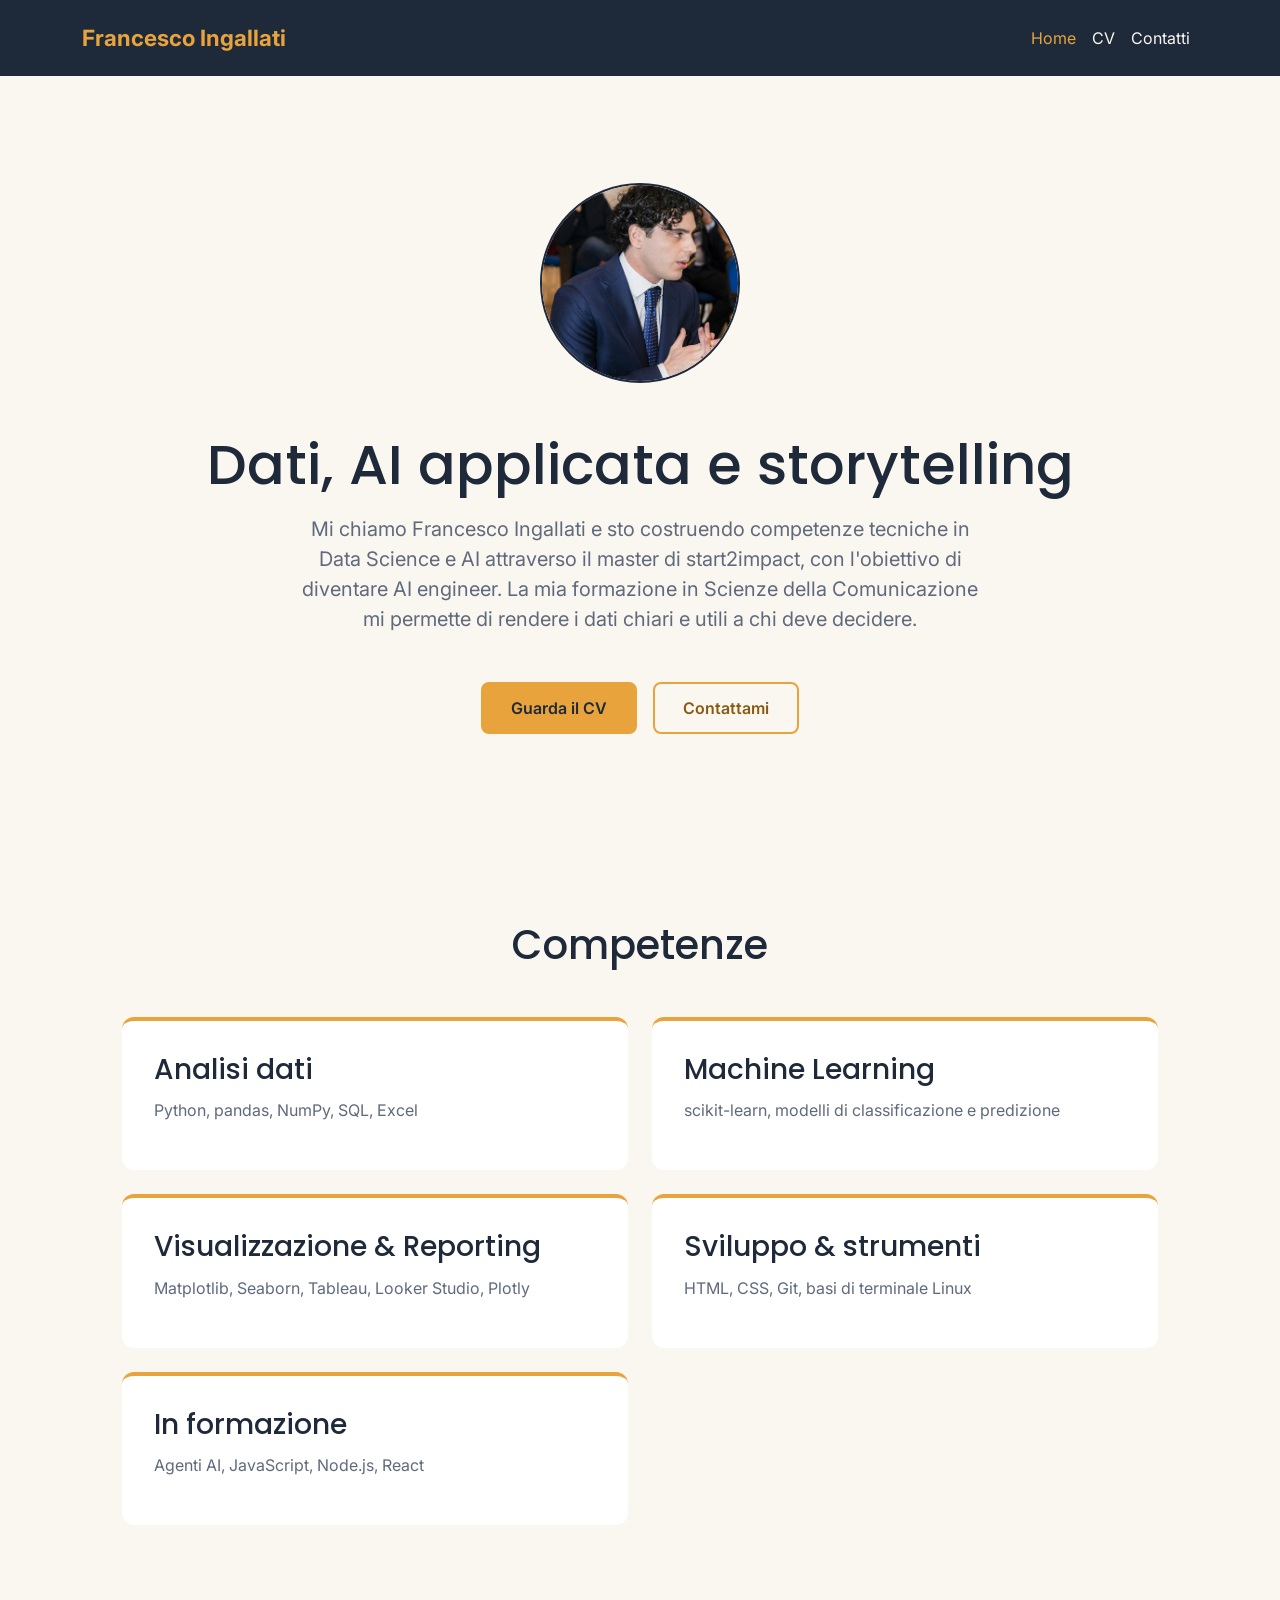
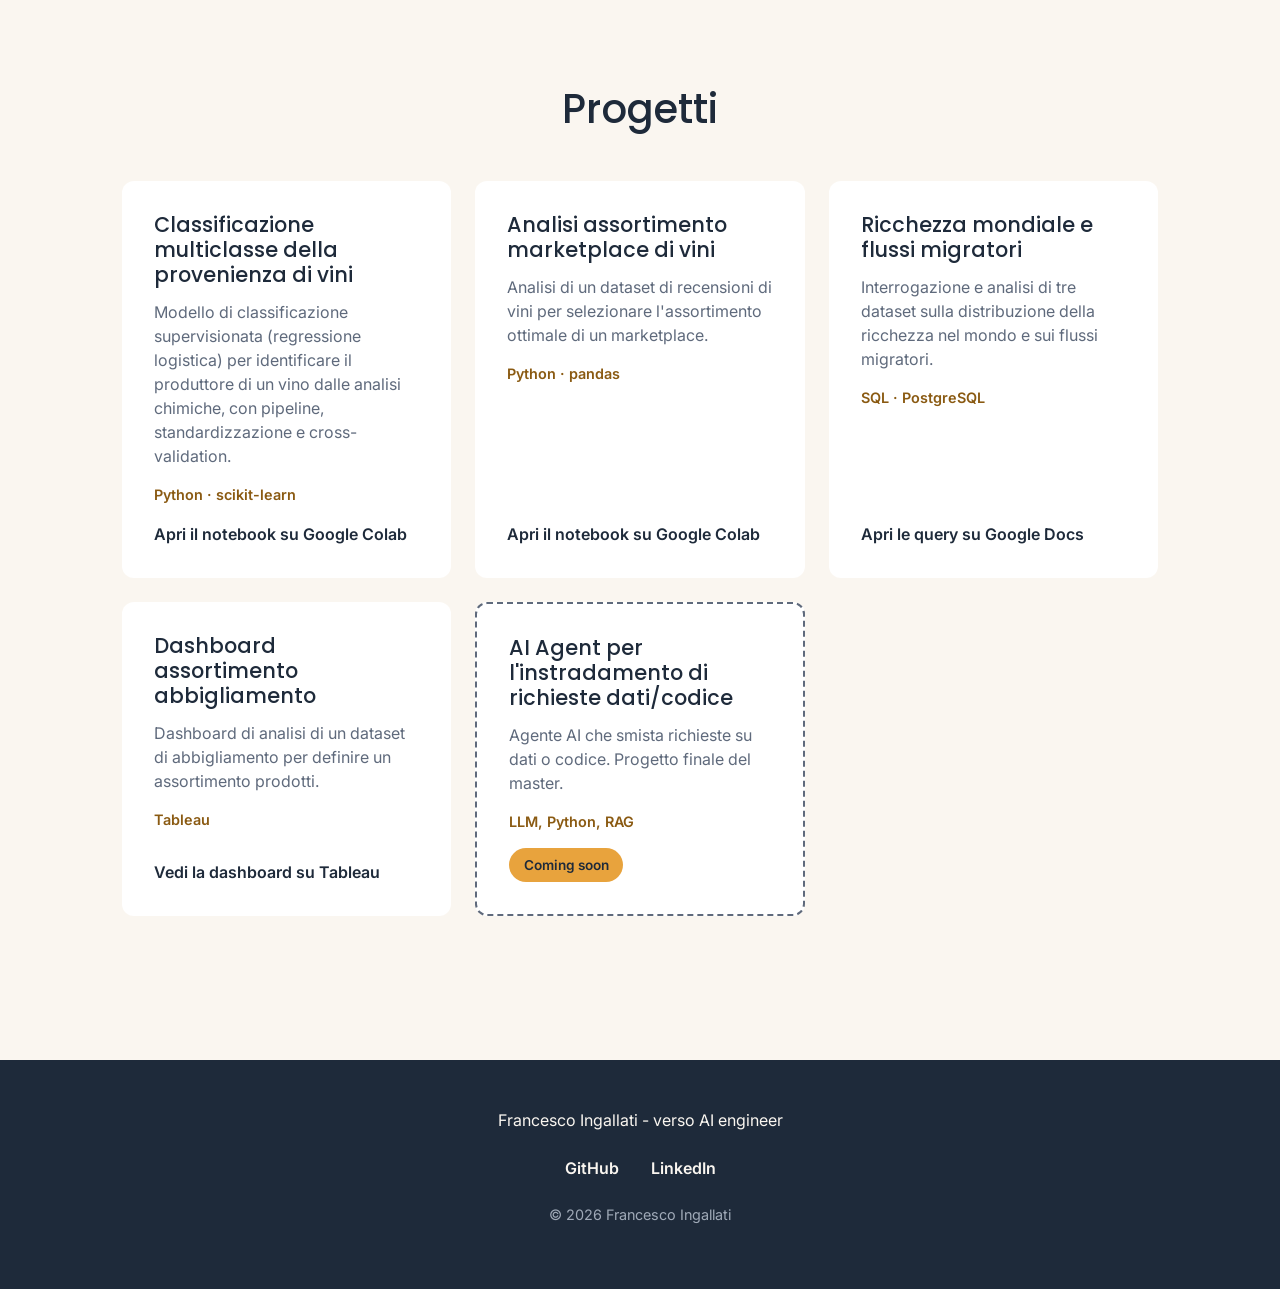
<file: index.html>
<!DOCTYPE html>
<html lang="it">

<head>
  <meta charset="UTF-8">
  <meta name="viewport" content="width=device-width, initial-scale=1.0">
  <meta name="description"
    content="Portfolio di Francesco Ingallati: Data Science, AI applicata e storytelling dei dati. In formazione verso l'AI engineering.">
  <meta property="og:title" content="Francesco Ingallati - verso AI engineer">
  <meta property="og:description"
    content="Aspirante AI engineer con basi in data science e AI applicata, e un background in comunicazione. Scopri il mio percorso e i miei progetti.">
  <meta property="og:type" content="website">
  <meta property="og:url" content="https://francescoingallati.github.io">
  <meta property="og:image" content="https://francescoingallati.github.io/img/foto-profilo-personale.jpg">
  <title>Francesco Ingallati - verso AI engineer</title>
  <link rel="icon" href="img/favicon.ico" type="image/x-icon">
  <link rel="preconnect" href="https://fonts.googleapis.com">
  <link rel="preconnect" href="https://fonts.gstatic.com" crossorigin>
  <link
    href="https://fonts.googleapis.com/css2?family=Inter:wght@400;500;600&family=Poppins:wght@500;600;700&display=swap"
    rel="stylesheet">
  <link href="https://cdn.jsdelivr.net/npm/bootstrap@5.3.3/dist/css/bootstrap.min.css" rel="stylesheet">
  <link rel="stylesheet" href="css/style.css">
</head>

<body>

  <nav class="navbar navbar-expand-lg sticky-top" data-bs-theme="dark">
    <div class="container">
      <a class="navbar-brand" href="index.html">Francesco Ingallati</a>

      <button class="navbar-toggler" type="button" data-bs-toggle="collapse" data-bs-target="#menu" aria-controls="menu"
        aria-expanded="false" aria-label="Apri il menu">
        <span class="navbar-toggler-icon"></span>
      </button>

      <div class="collapse navbar-collapse" id="menu">
        <ul class="navbar-nav ms-auto">
          <li class="nav-item"><a class="nav-link active" aria-current="page" href="index.html">Home</a></li>
          <li class="nav-item"><a class="nav-link" href="cv.html">CV</a></li>
          <li class="nav-item"><a class="nav-link" href="contatti.html">Contatti</a></li>
        </ul>
      </div>
    </div>
  </nav>

  <main>

    <header class="hero">
      <div class="foto-hero">
        <img src="img/foto-profilo-personale.jpg" alt="Francesco Ingallati">
      </div>
      <h1>Dati, AI applicata e storytelling</h1>
      <p>Mi chiamo Francesco Ingallati e sto costruendo competenze tecniche in Data Science e AI attraverso il master
        di
        start2impact, con l'obiettivo di diventare AI engineer. La mia formazione in Scienze della Comunicazione mi
        permette di rendere i dati chiari e utili a chi deve decidere.</p>
      <div class="hero-bottoni">
        <a href="cv.html" class="btn btn-ambra">Guarda il CV</a>
        <a href="contatti.html" class="btn btn-ambra-contorno">Contattami</a>
      </div>
    </header>

    <section class="competenze">
      <h2>Competenze</h2>

      <div class="griglia-competenze">
        <div class="card-competenza">
          <h3>Analisi dati</h3>
          <p>Python, pandas, NumPy, SQL, Excel</p>
        </div>

        <div class="card-competenza">
          <h3>Machine Learning</h3>
          <p>scikit-learn, modelli di classificazione e predizione</p>
        </div>

        <div class="card-competenza">
          <h3>Visualizzazione &amp; Reporting</h3>
          <p>Matplotlib, Seaborn, Tableau, Looker Studio, Plotly</p>
        </div>

        <div class="card-competenza">
          <h3>Sviluppo &amp; strumenti</h3>
          <p>HTML, CSS, Git, basi di terminale Linux</p>
        </div>

        <div class="card-competenza">
          <h3>In formazione</h3>
          <p>Agenti AI, JavaScript, Node.js, React</p>
        </div>

      </div>
    </section>

    <section class="progetti">
      <h2>Progetti</h2>

      <div class="griglia-progetti">
        <div class="card-progetto">
          <h3>Classificazione multiclasse della provenienza di vini</h3>
          <p>Modello di classificazione supervisionata (regressione logistica) per identificare
            il produttore di un vino dalle analisi chimiche, con pipeline, standardizzazione e cross-validation.</p>
          <p class="tecnologie">Python · scikit-learn</p>
          <a href="https://colab.research.google.com/drive/1Dz4brG3z_nAxQbnnWKCXym3vlPyiJIpT?usp=drive_link"
            class="link-progetto" target="_blank" rel="noopener">Apri
            il notebook su Google Colab</a>
        </div>

        <div class="card-progetto">
          <h3>Analisi assortimento marketplace di vini</h3>
          <p>Analisi di un dataset di recensioni di vini per selezionare l'assortimento ottimale di un marketplace.
          </p>
          <p class="tecnologie">Python · pandas</p>
          <a href="https://colab.research.google.com/drive/1N4qgEpf_V7b6EMOS-FENMOKcMwZz0OuM" class="link-progetto"
            target="_blank" rel="noopener">Apri
            il notebook su Google Colab
          </a>
        </div>

        <div class="card-progetto">
          <h3>Ricchezza mondiale e flussi migratori</h3>
          <p>Interrogazione e analisi di tre dataset sulla distribuzione della ricchezza nel mondo e sui flussi
            migratori.
          </p>
          <p class="tecnologie">SQL · PostgreSQL</p>
          <a href="https://docs.google.com/document/d/1CeiQKs-pQtQKg7jpQFw4Spju2tv2mAKnsjTSsEV81-8/edit?pli=1&tab=t.0"
            class="link-progetto" target="_blank" rel="noopener">Apri le query su Google Docs</a>
        </div>

        <div class="card-progetto">
          <h3>Dashboard assortimento abbigliamento</h3>
          <p>Dashboard di analisi di un dataset di abbigliamento per definire un assortimento
            prodotti.</p>
          <p class="tecnologie">Tableau</p>
          <a href="https://public.tableau.com/views/ProgettoDataVisualizationconTableaudiFrancescoIngallati/Analisicompleta?:language=en-US&:sid=&:redirect=auth&:display_count=n&:origin=viz_share_link"
            class="link-progetto" target="_blank" rel="noopener">Vedi la dashboard su Tableau</a>
        </div>

        <div class="card-progetto card-coming-soon">
          <h3>AI Agent per l'instradamento di richieste dati/codice</h3>
          <p>Agente AI che smista richieste su dati o codice. Progetto finale del master.</p>
          <p class="tecnologie">LLM, Python, RAG</p>
          <span class="badge-soon">Coming soon</span>
        </div>
      </div>
    </section>

  </main>

  <footer>
    <p>Francesco Ingallati - verso AI engineer</p>
    <div class="footer-social">
      <a href="https://github.com/francescoingallati" target="_blank" rel="noopener">GitHub</a>
      <a href="https://www.linkedin.com/in/francesco-ingallati-532352256/" target="_blank" rel="noopener">LinkedIn</a>
    </div>
    <p class="footer-copy">© 2026 Francesco Ingallati</p>
  </footer>

  <script src="https://cdn.jsdelivr.net/npm/bootstrap@5.3.3/dist/js/bootstrap.bundle.min.js"></script>
</body>

</html>
</file>
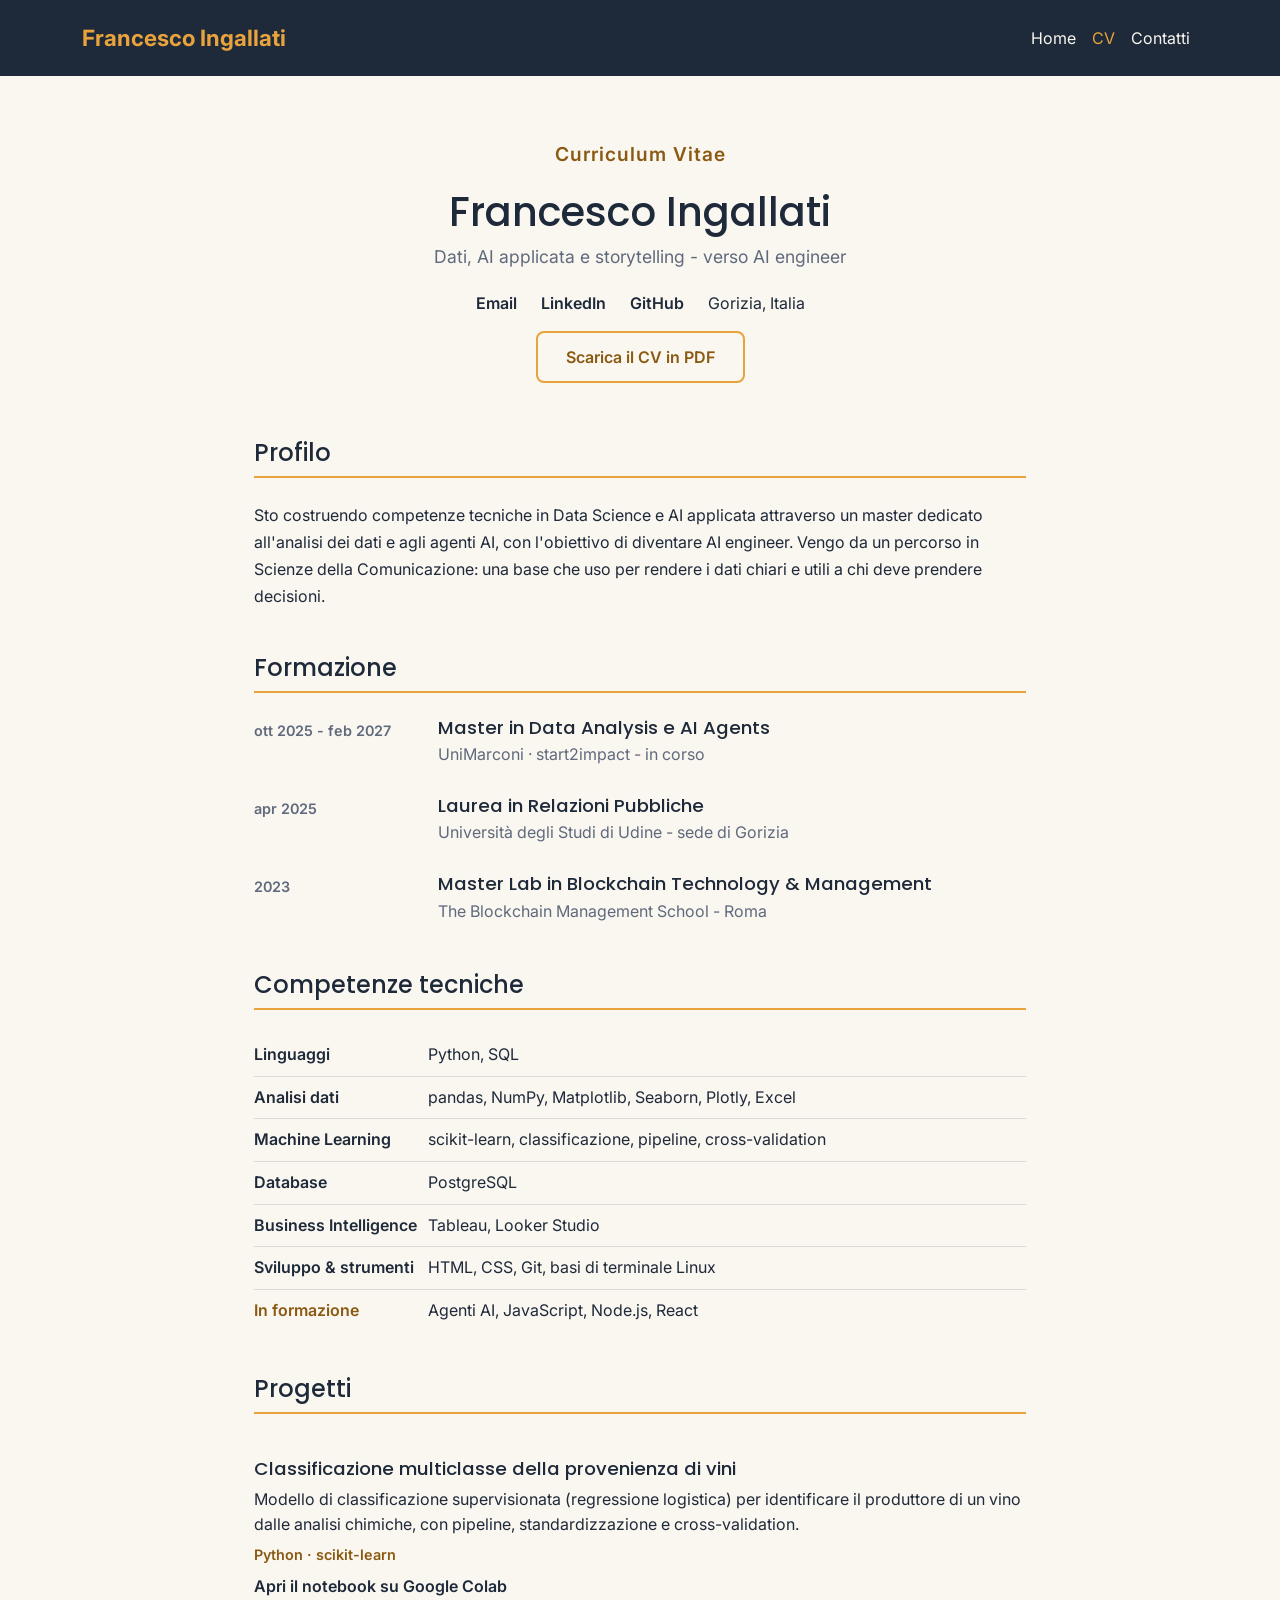
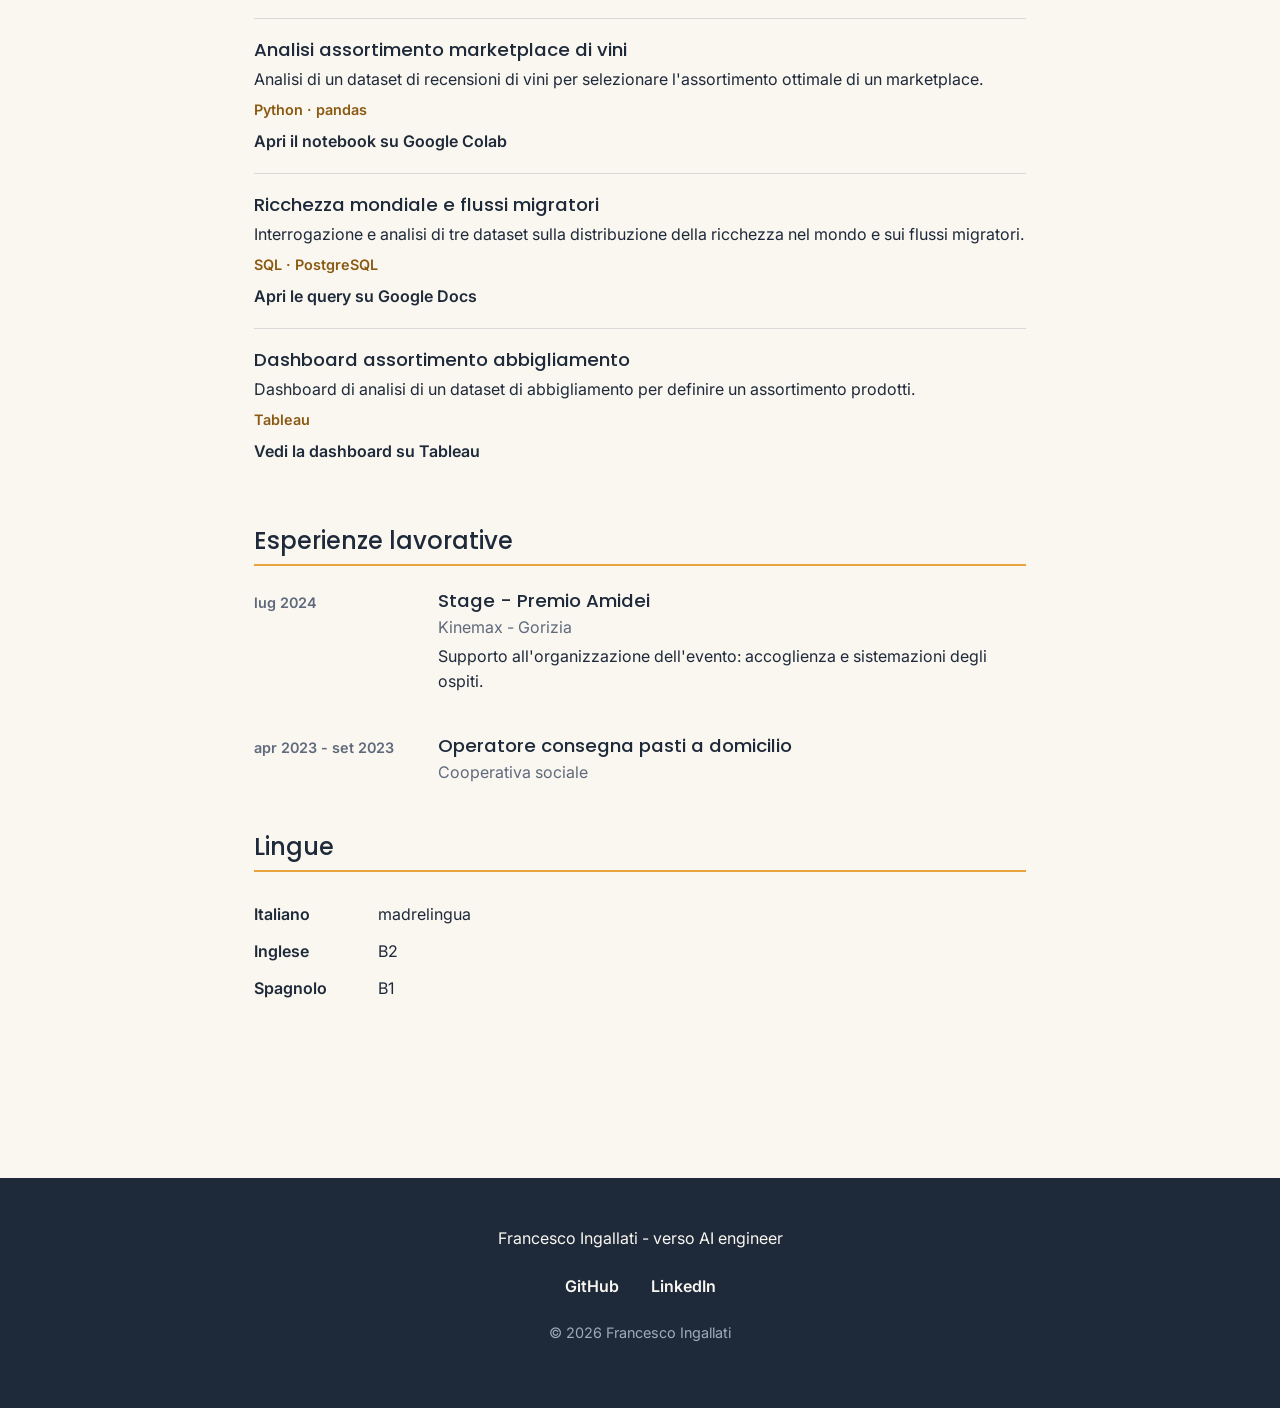
<file: cv.html>
<!DOCTYPE html>
<html lang="it">

<head>
  <meta charset="UTF-8">
  <meta name="viewport" content="width=device-width, initial-scale=1.0">
  <title>CV - Francesco Ingallati</title>
  <meta name="description"
    content="Curriculum di Francesco Ingallati: formazione, competenze tecniche in Data Science e AI applicata, progetti ed esperienze.">
  <meta property="og:title" content="CV - Francesco Ingallati">
  <meta property="og:description"
    content="Competenze tecniche in Data Science e AI applicata, progetti ed esperienze di Francesco Ingallati.">
  <meta property="og:type" content="website">
  <meta property="og:url" content="https://francescoingallati.github.io/cv.html">
  <meta property="og:image" content="https://francescoingallati.github.io/img/foto-profilo-personale.jpg">
  <link rel="icon" href="img/favicon.ico" type="image/x-icon">
  <link rel="preconnect" href="https://fonts.googleapis.com">
  <link rel="preconnect" href="https://fonts.gstatic.com" crossorigin>
  <link
    href="https://fonts.googleapis.com/css2?family=Inter:wght@400;500;600&family=Poppins:wght@500;600;700&display=swap"
    rel="stylesheet">
  <link href="https://cdn.jsdelivr.net/npm/bootstrap@5.3.3/dist/css/bootstrap.min.css" rel="stylesheet">
  <link rel="stylesheet" href="css/style.css">
</head>

<body>

  <nav class="navbar navbar-expand-lg sticky-top" data-bs-theme="dark">
    <div class="container">
      <a class="navbar-brand" href="index.html">Francesco Ingallati</a>

      <button class="navbar-toggler" type="button" data-bs-toggle="collapse" data-bs-target="#menu" aria-controls="menu"
        aria-expanded="false" aria-label="Apri il menu">
        <span class="navbar-toggler-icon"></span>
      </button>

      <div class="collapse navbar-collapse" id="menu">
        <ul class="navbar-nav ms-auto">
          <li class="nav-item"><a class="nav-link" href="index.html">Home</a></li>
          <li class="nav-item"><a class="nav-link active" aria-current="page" href="cv.html">CV</a></li>
          <li class="nav-item"><a class="nav-link" href="contatti.html">Contatti</a></li>
        </ul>
      </div>
    </div>
  </nav>

  <main class="cv">

    <header class="cv-intestazione">
      <p class="cv-etichetta">Curriculum Vitae</p>
      <h1 class="cv-nome">Francesco Ingallati</h1>
      <p class="cv-ruolo">Dati, AI applicata e storytelling - verso AI engineer</p>
      <ul class="cv-contatti">
        <li><a href="mailto:francesco.ingallati@gmail.com">Email</a></li>
        <li><a href="https://www.linkedin.com/in/francesco-ingallati-532352256/">LinkedIn</a></li>
        <li><a href="https://github.com/francescoingallati">GitHub</a></li>
        <li>Gorizia, Italia</li>
      </ul>
      <p class="mt-3"><a href="files/cv-francesco-ingallati.pdf" download class="btn btn-ambra-contorno">Scarica il CV in PDF</a></p>
    </header>

    <section class="cv-sezione">
      <h2>Profilo</h2>
      <p class="cv-profilo">
        Sto costruendo competenze tecniche in Data Science e AI applicata attraverso un
        master dedicato all'analisi dei dati e agli agenti AI, con l'obiettivo di diventare
        AI engineer. Vengo da un percorso in Scienze della Comunicazione: una base
        che uso per rendere i dati chiari e utili a chi deve prendere decisioni.
      </p>
    </section>

    <section class="cv-sezione">
      <h2>Formazione</h2>

      <div class="cv-voce">
        <p class="cv-periodo"><time datetime="2025-10">ott 2025</time> - <time datetime="2027-02">feb 2027</time></p>
        <div class="cv-voce-corpo">
          <h3 class="cv-voce-titolo">Master in Data Analysis e AI Agents</h3>
          <p class="cv-voce-sub">UniMarconi · start2impact - in corso</p>
        </div>
      </div>

      <div class="cv-voce">
        <p class="cv-periodo"><time datetime="2025-04">apr 2025</time></p>
        <div class="cv-voce-corpo">
          <h3 class="cv-voce-titolo">Laurea in Relazioni Pubbliche</h3>
          <p class="cv-voce-sub">Università degli Studi di Udine - sede di Gorizia</p>
        </div>
      </div>

      <div class="cv-voce">
        <p class="cv-periodo"><time datetime="2023">2023</time></p>
        <div class="cv-voce-corpo">
          <h3 class="cv-voce-titolo">Master Lab in Blockchain Technology &amp; Management</h3>
          <p class="cv-voce-sub">The Blockchain Management School - Roma</p>
        </div>
      </div>
    </section>

    <section class="cv-sezione">
      <h2>Competenze tecniche</h2>
      <ul class="cv-competenze">
        <li class="cv-gruppo"><span class="cv-gruppo-nome">Linguaggi</span> Python, SQL</li>
        <li class="cv-gruppo"><span class="cv-gruppo-nome">Analisi dati</span> pandas, NumPy, Matplotlib, Seaborn,
          Plotly, Excel</li>
        <li class="cv-gruppo"><span class="cv-gruppo-nome">Machine Learning</span> scikit-learn, classificazione,
          pipeline, cross-validation</li>
        <li class="cv-gruppo"><span class="cv-gruppo-nome">Database</span> PostgreSQL</li>
        <li class="cv-gruppo"><span class="cv-gruppo-nome">Business Intelligence</span> Tableau, Looker Studio</li>
        <li class="cv-gruppo"><span class="cv-gruppo-nome">Sviluppo &amp; strumenti</span> HTML, CSS, Git, basi di
          terminale Linux</li>
        <li class="cv-gruppo cv-gruppo-formazione"><span class="cv-gruppo-nome">In formazione</span> Agenti AI,
          JavaScript, Node.js, React</li>
      </ul>
    </section>

    <section class="cv-sezione">
      <h2>Progetti</h2>

      <div class="cv-progetto">
        <h3 class="cv-voce-titolo">Classificazione multiclasse della provenienza di vini</h3>
        <p class="cv-progetto-desc">Modello di classificazione supervisionata (regressione logistica) per identificare
          il produttore di un vino dalle analisi chimiche, con pipeline, standardizzazione e cross-validation.</p>
        <p class="cv-progetto-tech">Python · scikit-learn</p>
        <a class="cv-progetto-link"
          href="https://colab.research.google.com/drive/1Dz4brG3z_nAxQbnnWKCXym3vlPyiJIpT?usp=drive_link"
          target="_blank" rel="noopener">Apri
          il notebook su Google Colab</a>
      </div>

      <div class="cv-progetto">
        <h3 class="cv-voce-titolo">Analisi assortimento marketplace di vini</h3>
        <p class="cv-progetto-desc">Analisi di un dataset di recensioni di vini per selezionare l'assortimento ottimale
          di un marketplace.</p>
        <p class="cv-progetto-tech">Python · pandas</p>
        <a class="cv-progetto-link" href="https://colab.research.google.com/drive/1N4qgEpf_V7b6EMOS-FENMOKcMwZz0OuM"
          target="_blank" rel="noopener">Apri
          il notebook su Google Colab</a>
      </div>

      <div class="cv-progetto">
        <h3 class="cv-voce-titolo">Ricchezza mondiale e flussi migratori</h3>
        <p class="cv-progetto-desc">Interrogazione e analisi di tre dataset sulla distribuzione della ricchezza nel
          mondo e sui flussi migratori.</p>
        <p class="cv-progetto-tech">SQL · PostgreSQL</p>
        <a class="cv-progetto-link"
          href="https://docs.google.com/document/d/1CeiQKs-pQtQKg7jpQFw4Spju2tv2mAKnsjTSsEV81-8/edit?pli=1&tab=t.0"
          target="_blank" rel="noopener">Apri le query su Google Docs</a>
      </div>

      <div class="cv-progetto">
        <h3 class="cv-voce-titolo">Dashboard assortimento abbigliamento</h3>
        <p class="cv-progetto-desc">Dashboard di analisi di un dataset di abbigliamento per definire un assortimento
          prodotti.</p>
        <p class="cv-progetto-tech">Tableau</p>
        <a class="cv-progetto-link"
          href="https://public.tableau.com/views/ProgettoDataVisualizationconTableaudiFrancescoIngallati/Analisicompleta?:language=en-US&:sid=&:redirect=auth&:display_count=n&:origin=viz_share_link"
          target="_blank" rel="noopener">Vedi la dashboard su Tableau</a>
      </div>
    </section>

    <section class="cv-sezione">
      <h2>Esperienze lavorative</h2>

      <div class="cv-voce">
        <p class="cv-periodo"><time datetime="2024-07">lug 2024</time></p>
        <div class="cv-voce-corpo">
          <h3 class="cv-voce-titolo">Stage - Premio Amidei</h3>
          <p class="cv-voce-sub">Kinemax - Gorizia</p>
          <p class="cv-voce-desc">Supporto all'organizzazione dell'evento: accoglienza e sistemazioni degli ospiti.</p>
        </div>
      </div>

      <div class="cv-voce">
        <p class="cv-periodo"><time datetime="2023-04">apr 2023</time> - <time datetime="2023-09">set 2023</time></p>
        <div class="cv-voce-corpo">
          <h3 class="cv-voce-titolo">Operatore consegna pasti a domicilio</h3>
          <p class="cv-voce-sub">Cooperativa sociale</p>
        </div>
      </div>
    </section>

    <section class="cv-sezione">
      <h2>Lingue</h2>
      <ul class="cv-lingue">
        <li><span class="cv-lingua">Italiano</span> madrelingua</li>
        <li><span class="cv-lingua">Inglese</span> B2</li>
        <li><span class="cv-lingua">Spagnolo</span> B1</li>

      </ul>
    </section>

  </main>

  <footer>
    <p>Francesco Ingallati - verso AI engineer</p>
    <div class="footer-social">
      <a href="https://github.com/francescoingallati" target="_blank" rel="noopener">GitHub</a>
      <a href="https://www.linkedin.com/in/francesco-ingallati-532352256/" target="_blank" rel="noopener">LinkedIn</a>
    </div>
    <p class="footer-copy">© 2026 Francesco Ingallati</p>
  </footer>

  <script src="https://cdn.jsdelivr.net/npm/bootstrap@5.3.3/dist/js/bootstrap.bundle.min.js"></script>
</body>

</html>
</file>
<file: css/style.css>
body {
  background-color: #faf6f0;
  color: #1e2a3a;
  font-family: "Inter", sans-serif;
}

h1,
h2,
h3 {
  font-family: "Poppins", sans-serif;
}

.cv-progetto .cv-progetto-link, .cv-contatti a, .card-progetto .link-progetto {
  color: #1e2a3a;
  font-weight: 600;
  text-decoration: none;
}
.cv-progetto .cv-progetto-link:hover, .cv-contatti a:hover, .card-progetto .link-progetto:hover {
  color: #8a5a12;
}

.progetti, .competenze {
  padding: 5rem 2rem;
  max-width: 1100px;
  margin: 0 auto;
}
.progetti h2, .competenze h2 {
  font-size: 2.5rem;
  text-align: center;
  margin-bottom: 3rem;
}

.card-progetto, .card-competenza {
  background-color: #ffffff;
  padding: 2rem;
  border-radius: 12px;
}

.btn-ambra-contorno, .btn-ambra {
  --bs-btn-padding-x: 1.75rem;
  --bs-btn-padding-y: 0.75rem;
  --bs-btn-font-weight: 600;
  --bs-btn-border-radius: 8px;
  --bs-btn-border-width: 2px;
  --bs-btn-focus-shadow-rgb: 138, 90, 18;
}

.btn-ambra {
  --bs-btn-color: #1e2a3a;
  --bs-btn-bg: #e8a33d;
  --bs-btn-border-color: #e8a33d;
  --bs-btn-hover-color: #1e2a3a;
  --bs-btn-hover-bg: #c9852a;
  --bs-btn-hover-border-color: #c9852a;
  --bs-btn-active-color: #1e2a3a;
  --bs-btn-active-bg: #c9852a;
  --bs-btn-active-border-color: #c9852a;
  --bs-btn-disabled-color: #1e2a3a;
  --bs-btn-disabled-bg: #e8a33d;
  --bs-btn-disabled-border-color: #e8a33d;
}

.btn-ambra-contorno {
  --bs-btn-color: #8a5a12;
  --bs-btn-bg: transparent;
  --bs-btn-border-color: #e8a33d;
  --bs-btn-hover-color: #1e2a3a;
  --bs-btn-hover-bg: #e8a33d;
  --bs-btn-hover-border-color: #e8a33d;
  --bs-btn-active-color: #1e2a3a;
  --bs-btn-active-bg: #c9852a;
  --bs-btn-active-border-color: #c9852a;
}

.navbar {
  background-color: #1e2a3a;
  padding: 1rem 0;
}
.navbar[data-bs-theme=dark] {
  --bs-navbar-color: #faf6f0;
  --bs-navbar-hover-color: #e8a33d;
  --bs-navbar-active-color: #e8a33d;
  --bs-navbar-brand-color: #e8a33d;
  --bs-navbar-brand-hover-color: #e8a33d;
}
.navbar .navbar-brand {
  font-weight: bold;
  font-size: 1.4rem;
}

.hero {
  min-height: 85vh;
  display: flex;
  flex-direction: column;
  justify-content: center;
  align-items: center;
  text-align: center;
  padding: 2rem;
}
.hero h1 {
  font-size: clamp(2rem, 7vw, 3.5rem);
  margin-bottom: 1rem;
}
.hero p {
  font-size: 1.25rem;
  color: #5f6a7c;
  max-width: 700px;
}

.hero-bottoni {
  margin-top: 2rem;
  display: flex;
  flex-wrap: wrap;
  justify-content: center;
  gap: 1rem;
}

.foto-hero {
  width: 200px;
  height: 200px;
  border-radius: 50%;
  border: 2px solid #1e2a3a;
  margin-bottom: 3rem;
}
.foto-hero img {
  width: 100%;
  height: 100%;
  border-radius: 50%;
  -o-object-fit: cover;
     object-fit: cover;
}

.griglia-competenze {
  display: grid;
  grid-template-columns: 1fr;
  gap: 1.5rem;
}
@media (min-width: 768px) {
  .griglia-competenze {
    grid-template-columns: repeat(2, 1fr);
  }
}

.card-competenza {
  border-top: 4px solid #e8a33d;
}
.card-competenza h3 {
  color: #1e2a3a;
  margin-bottom: 0.75rem;
}
.card-competenza p {
  color: #5f6a7c;
}

.griglia-progetti {
  display: grid;
  grid-template-columns: 1fr;
  gap: 1.5rem;
}
@media (min-width: 768px) {
  .griglia-progetti {
    grid-template-columns: repeat(2, 1fr);
  }
}
@media (min-width: 992px) {
  .griglia-progetti {
    grid-template-columns: repeat(3, 1fr);
  }
}

.card-progetto {
  display: flex;
  flex-direction: column;
}
.card-progetto h3 {
  color: #1e2a3a;
  font-size: 1.3rem;
  margin-bottom: 0.75rem;
}
.card-progetto p {
  color: #5f6a7c;
  margin-bottom: 1rem;
}
.card-progetto .tecnologie {
  color: #8a5a12;
  font-weight: 600;
  font-size: 0.9rem;
}
.card-progetto .link-progetto {
  margin-top: auto;
}

.card-coming-soon {
  border: 2px dashed #5f6a7c;
}
.card-coming-soon .badge-soon {
  margin-top: auto;
  display: inline-block;
  background-color: #e8a33d;
  color: #1e2a3a;
  padding: 0.4rem 0.9rem;
  border-radius: 20px;
  font-weight: 600;
  font-size: 0.85rem;
  align-self: flex-start;
}

footer {
  background-color: #1e2a3a;
  color: #faf6f0;
  text-align: center;
  padding: 3rem 2rem;
  margin-top: 4rem;
}
footer .footer-social {
  display: flex;
  justify-content: center;
  gap: 2rem;
  margin: 1.5rem 0;
}
footer .footer-social a {
  color: #faf6f0;
  text-decoration: none;
  font-weight: 600;
}
footer .footer-social a:hover {
  color: #e8a33d;
}
footer .footer-copy {
  color: #a0aab8;
  font-size: 0.9rem;
}

.contatti {
  max-width: 600px;
  margin: 0 auto;
  padding: 5rem 2rem;
}
.contatti h1 {
  font-size: 2.5rem;
  text-align: center;
  margin-bottom: 1rem;
}
.contatti .contatti-intro {
  text-align: center;
  color: #5f6a7c;
  margin-bottom: 3rem;
}

.form-contatti {
  --bs-border-color: #5f6a7c;
  --bs-border-radius: 8px;
}
.form-contatti .form-label {
  font-weight: 600;
}
.form-contatti .form-control {
  padding: 0.75rem;
}
.form-contatti .form-control:focus {
  border-color: #8a5a12;
  outline: 2px solid #8a5a12;
  outline-offset: 2px;
  box-shadow: none;
}

.form-esito {
  margin-top: 1rem;
  text-align: center;
  font-weight: 600;
}
.form-esito.successo {
  color: #2e7d32;
}
.form-esito.errore {
  color: #c62828;
}

.cv {
  max-width: 820px;
  margin: 0 auto;
  padding: 4rem 1.5rem;
}

.cv-intestazione {
  text-align: center;
  margin-bottom: 3.5rem;
}
.cv-intestazione .cv-nome {
  font-size: 2.5rem;
  margin-bottom: 0.5rem;
}
.cv-intestazione .cv-ruolo {
  color: #5f6a7c;
  font-size: 1.1rem;
  margin-bottom: 1.25rem;
}
.cv-intestazione .cv-etichetta {
  font-size: 1.2rem;
  color: #8a5a12;
  font-weight: 600;
  margin-bottom: 1.25rem;
  letter-spacing: 1px;
}

.cv-contatti {
  list-style: none;
  padding: 0;
  margin: 0;
  display: flex;
  flex-wrap: wrap;
  justify-content: center;
  gap: 0.5rem 1.5rem;
}
.cv-sezione {
  margin-bottom: 2.75rem;
}
.cv-sezione h2 {
  font-size: 1.5rem;
  padding-bottom: 0.5rem;
  margin-bottom: 1.5rem;
  border-bottom: 2px solid #e8a33d;
}

.cv-profilo {
  color: #1e2a3a;
  line-height: 1.7;
}

.cv-voce {
  margin-bottom: 1.5rem;
}
.cv-voce .cv-periodo {
  color: #5f6a7c;
  font-weight: 600;
  font-size: 0.9rem;
  margin-bottom: 0.25rem;
}
.cv-voce .cv-voce-titolo {
  font-size: 1.15rem;
  margin-bottom: 0.2rem;
}
.cv-voce .cv-voce-sub {
  color: #5f6a7c;
  margin-bottom: 0.3rem;
}
.cv-voce .cv-voce-desc {
  line-height: 1.6;
}

.cv-competenze {
  list-style: none;
  padding: 0;
  margin: 0;
}
.cv-competenze .cv-gruppo {
  padding: 0.5rem 0;
  line-height: 1.6;
  border-bottom: 1px solid rgba(95, 106, 124, 0.2);
}
.cv-competenze .cv-gruppo:last-child {
  border-bottom: none;
}
.cv-competenze .cv-gruppo-nome {
  display: block;
  font-weight: 600;
  color: #1e2a3a;
}
.cv-competenze .cv-gruppo-formazione .cv-gruppo-nome {
  color: #8a5a12;
}

.cv-progetto {
  padding: 1.25rem 0;
  border-bottom: 1px solid rgba(95, 106, 124, 0.2);
}
.cv-progetto:last-child {
  border-bottom: none;
}
.cv-progetto .cv-voce-titolo {
  font-size: 1.15rem;
  margin-bottom: 0.4rem;
}
.cv-progetto .cv-progetto-desc {
  color: #1e2a3a;
  line-height: 1.6;
  margin-bottom: 0.4rem;
}
.cv-progetto .cv-progetto-tech {
  color: #8a5a12;
  font-weight: 600;
  font-size: 0.9rem;
  margin-bottom: 0.5rem;
}
.cv-lingue {
  list-style: none;
  padding: 0;
  margin: 0;
}
.cv-lingue li {
  padding: 0.4rem 0;
}
.cv-lingue .cv-lingua {
  display: inline-block;
  min-width: 120px;
  font-weight: 600;
}

@media (min-width: 768px) {
  .cv-voce {
    display: grid;
    grid-template-columns: 160px 1fr;
    gap: 1.5rem;
  }
  .cv-voce .cv-periodo {
    margin-bottom: 0;
    padding-top: 0.15rem;
  }
  .cv-competenze .cv-gruppo-nome {
    display: inline-block;
    min-width: 170px;
  }
}
</file>
